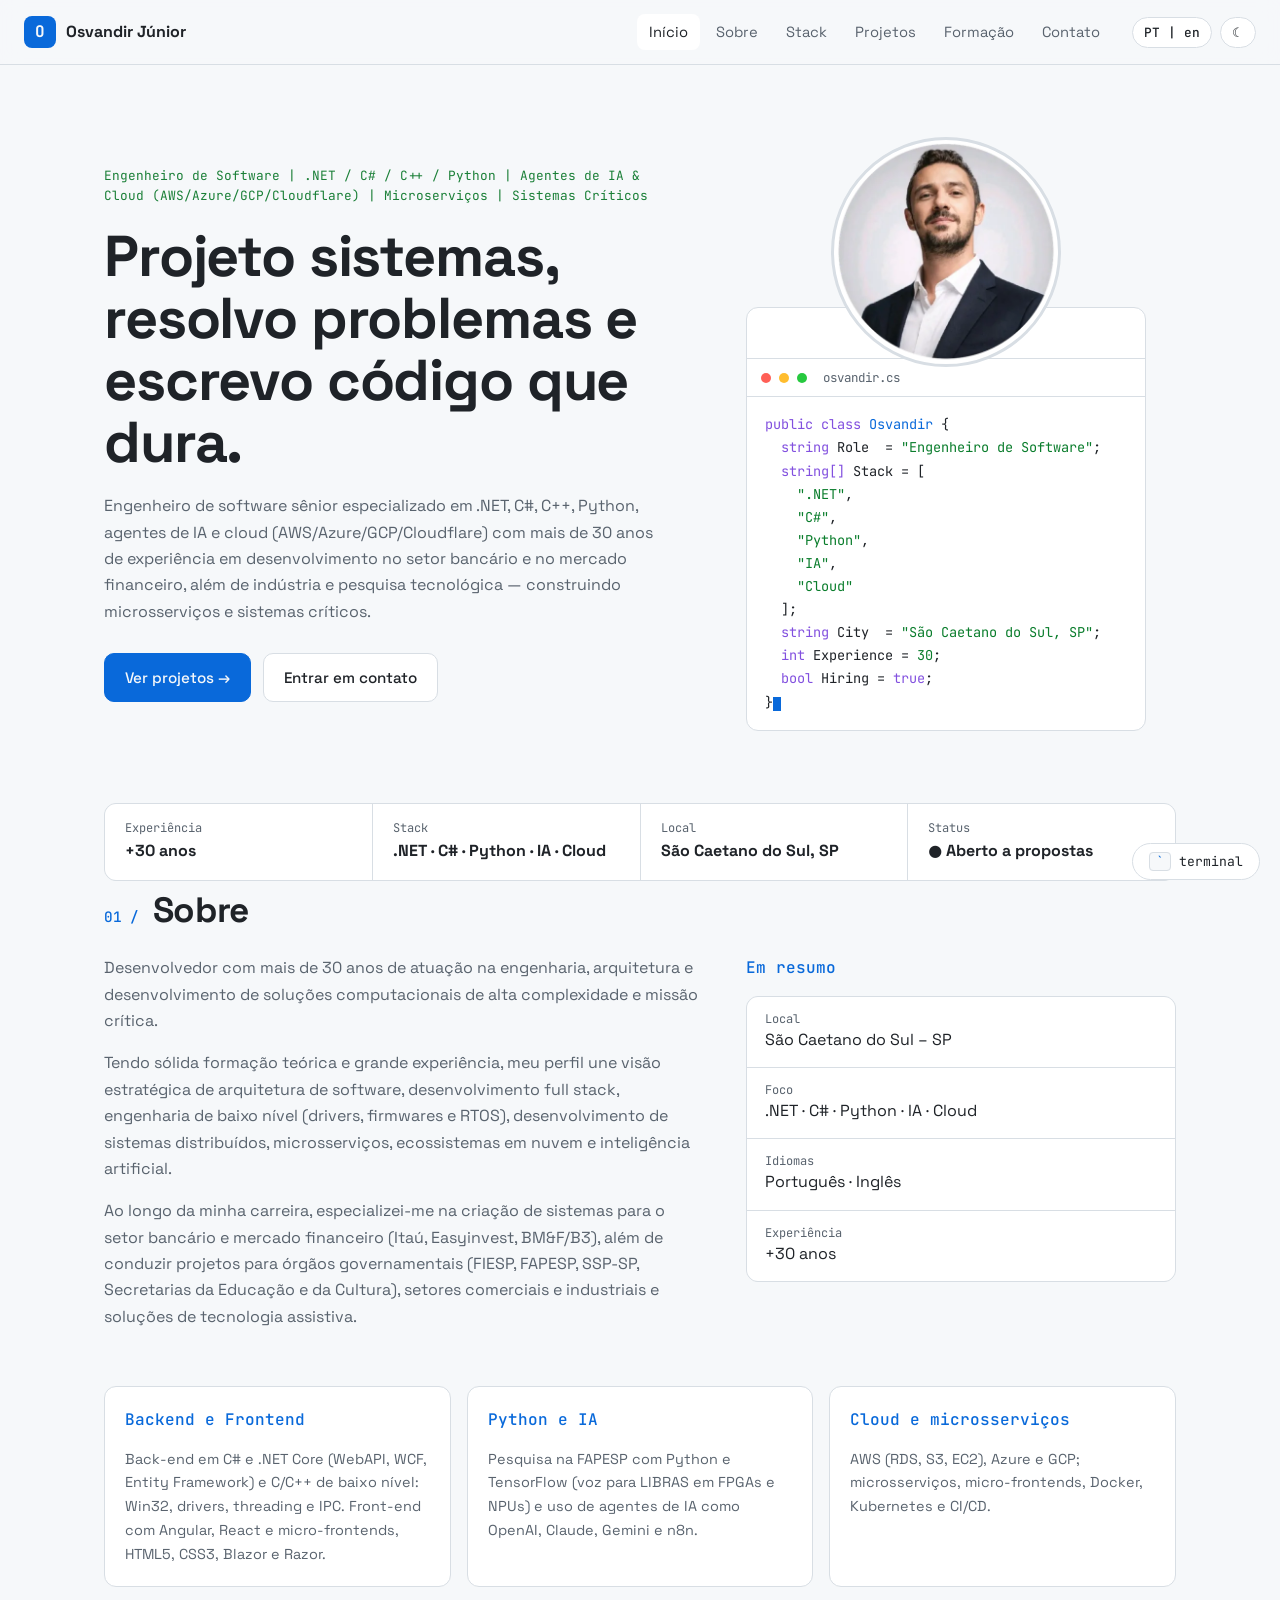
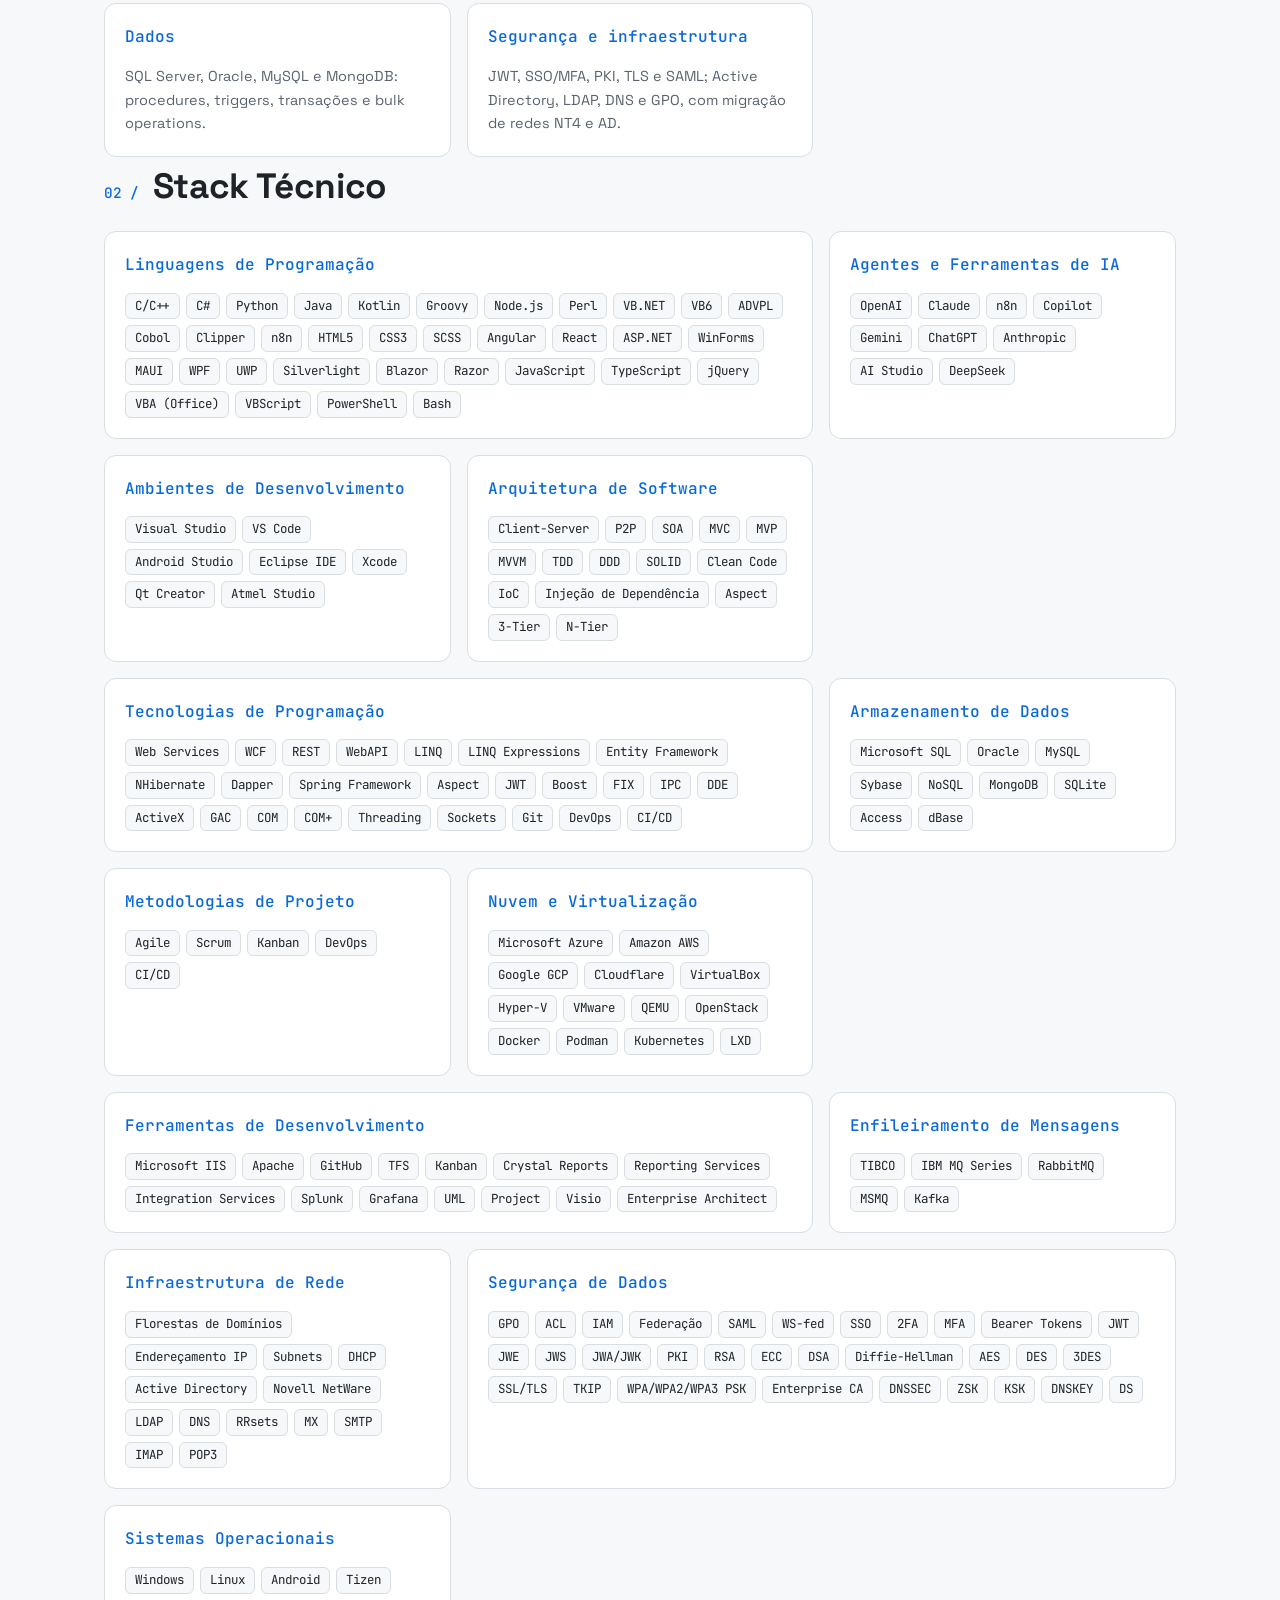
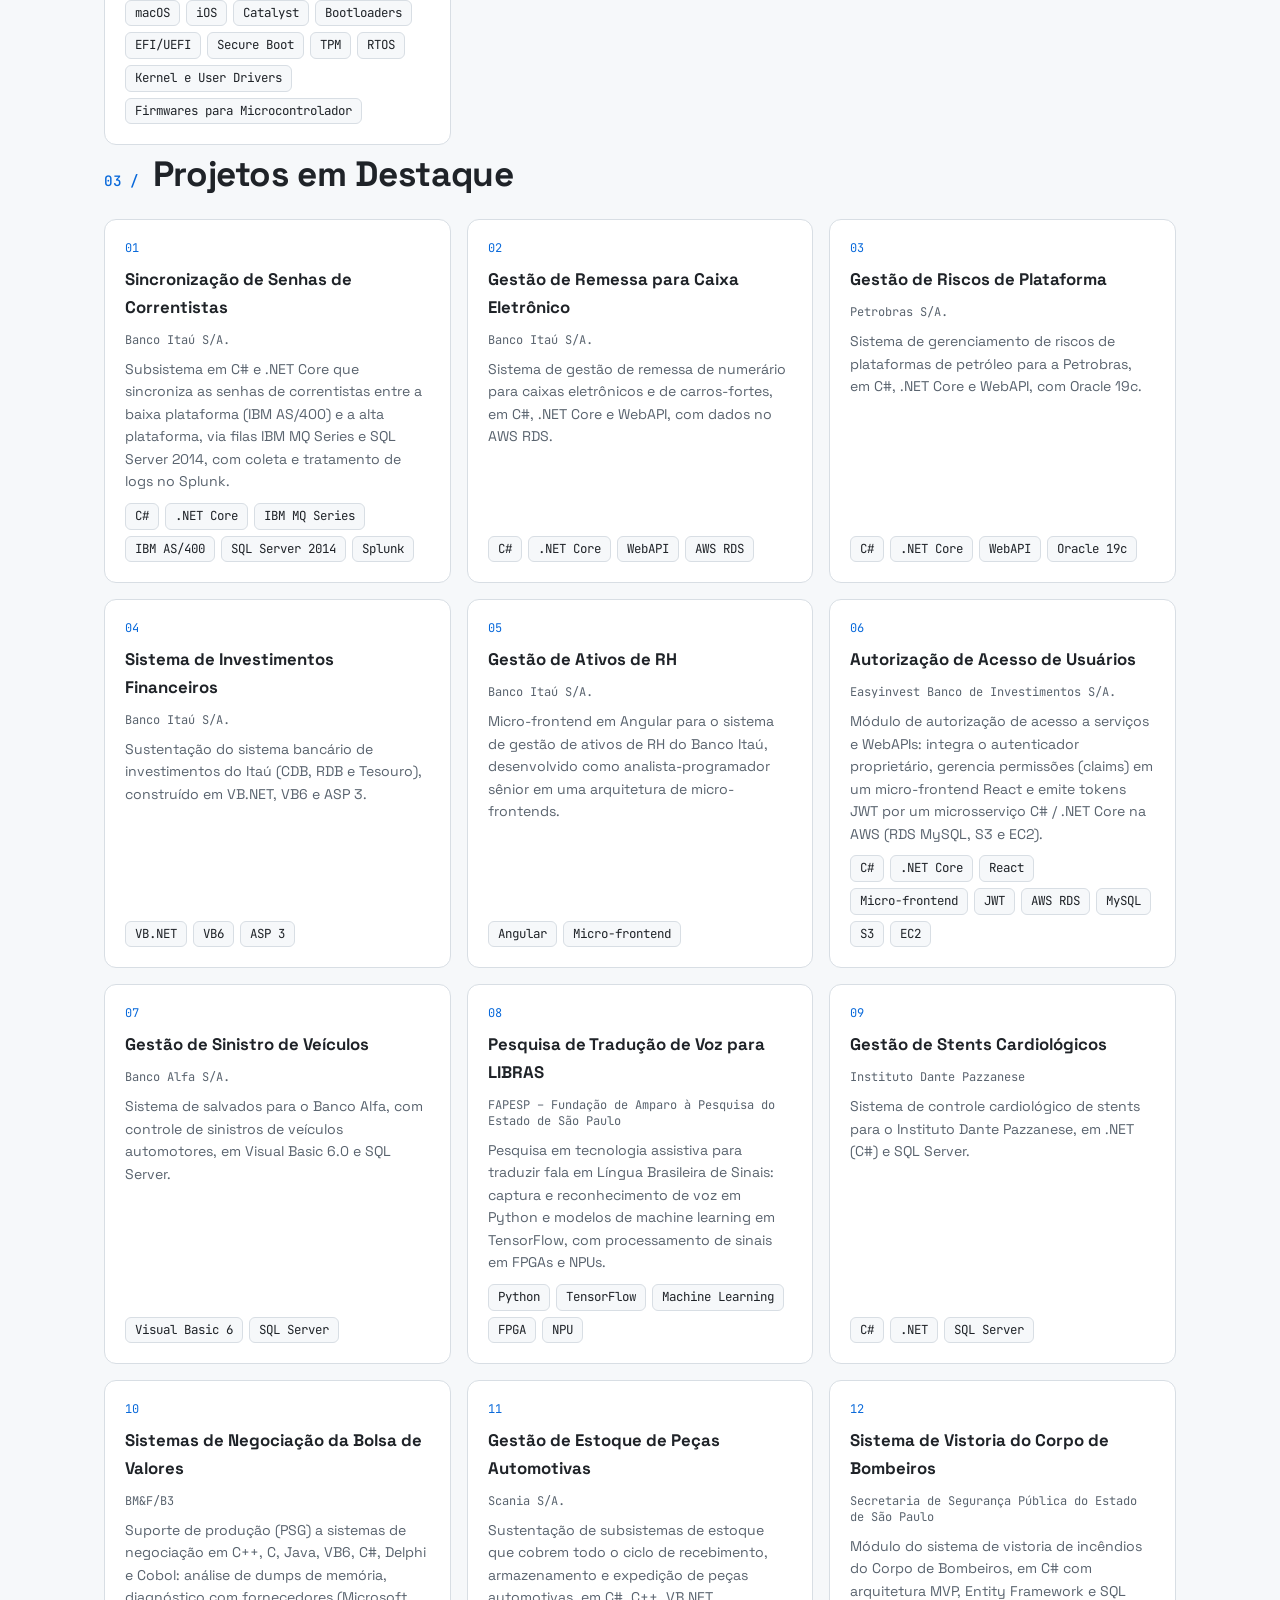
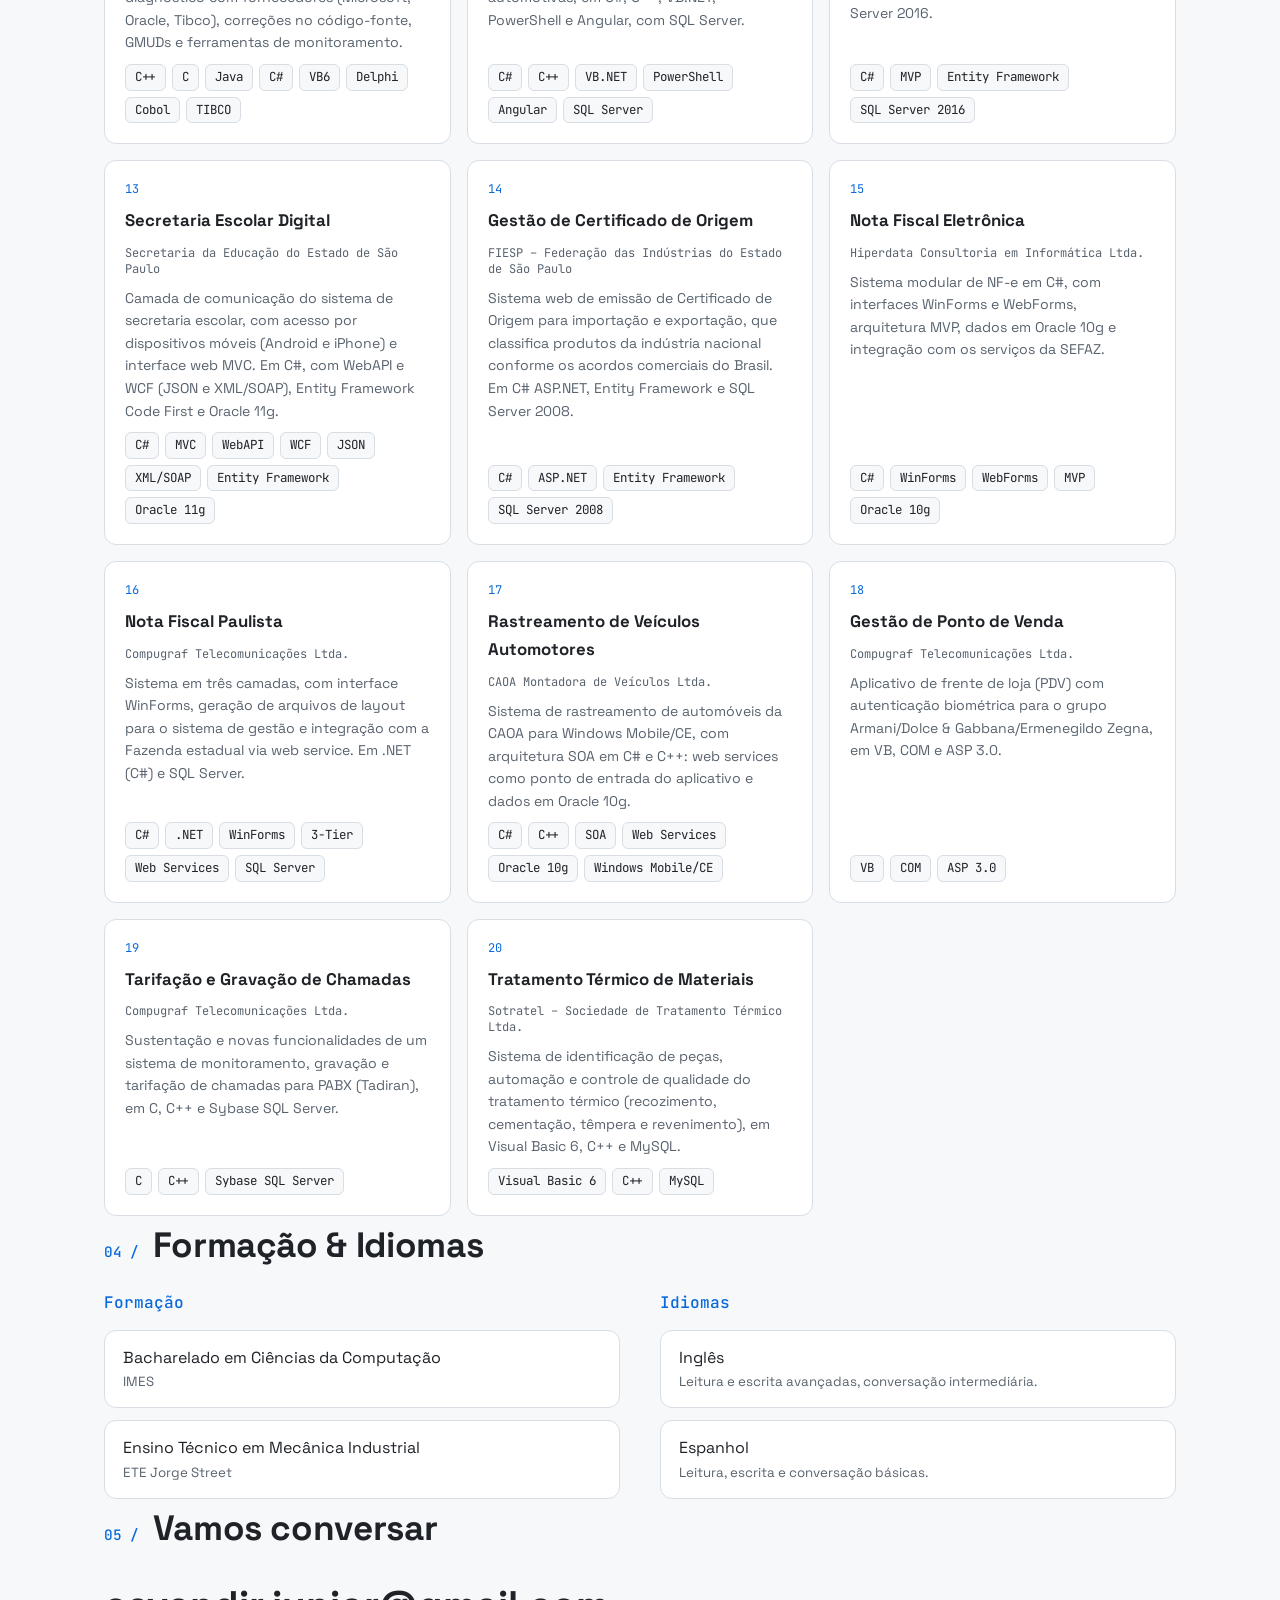
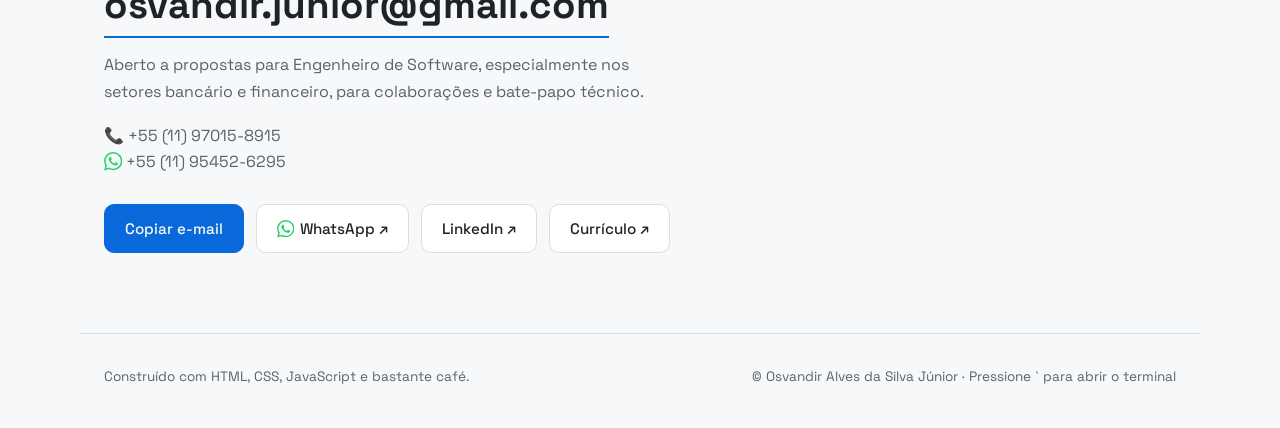
<file: index.html>
<!DOCTYPE html>
<html lang="pt-BR" data-theme="dark">
<head>
  <meta charset="UTF-8">
  <meta name="viewport" content="width=device-width, initial-scale=1">
  <title>Osvandir Júnior – Engenheiro de Software</title>
  <meta name="description" content="Portfólio de Osvandir Alves da Silva Júnior — Engenheiro de Software sênior: .NET, C#, C++, Python, agentes de IA e cloud, com mais de 30 anos de experiência.">
  <meta property="og:type" content="website">
  <meta property="og:locale" content="pt_BR">
  <meta property="og:title" content="Osvandir Júnior – Engenheiro de Software">
  <meta property="og:description" content="Portfólio de Osvandir Alves da Silva Júnior — Engenheiro de Software sênior: .NET, C#, C++, Python, agentes de IA e cloud, com mais de 30 anos de experiência.">
  <meta name="twitter:card" content="summary">
  <meta name="theme-color" content="#0d1117">
  <link rel="icon" href="data:image/svg+xml,%3Csvg xmlns='http://www.w3.org/2000/svg' viewBox='0 0 64 64'%3E%3Crect width='64' height='64' rx='14' fill='%234cc2ff'/%3E%3Ctext x='32' y='44' font-family='monospace' font-size='38' font-weight='700' text-anchor='middle' fill='%230d1117'%3EO%3C/text%3E%3C/svg%3E">
  <link rel="preconnect" href="https://fonts.googleapis.com">
  <link rel="preconnect" href="https://fonts.gstatic.com" crossorigin>
  <link href="https://fonts.googleapis.com/css2?family=Space+Grotesk:wght@400;500;700&family=JetBrains+Mono:wght@400;500&display=swap" rel="stylesheet">
  <link rel="stylesheet" href="style.css">
</head>
<body>
  <header class="nav" id="nav">
    <a class="brand" href="#hero" aria-label="Início"><span class="logo">O</span><span id="brandName">Osvandir Júnior</span></a>
    <nav id="navLinks" class="links" aria-label="Principal"></nav>
    <div class="tools">
      <button id="langBtn" class="pill" type="button" aria-label="Idioma">PT | EN</button>
      <button id="themeBtn" class="pill" type="button" aria-label="Alternar tema">☀</button>
      <button id="menuBtn" class="pill menu-btn" type="button" aria-label="Menu">☰</button>
    </div>
  </header>

  <main>
    <section id="hero" class="hero wrap">
      <div class="hero-text">
        <p class="tag" id="heroTag"></p>
        <h1 id="heroTitle"></h1>
        <p class="lead" id="heroLead"></p>
        <div class="cta">
          <a class="btn primary" href="#work" id="ctaWork"></a>
          <a class="btn" href="#contact" id="ctaContact"></a>
        </div>
      </div>
      <div class="hero-visual">
        <img class="avatar" src="foto.webp" alt="Osvandir Alves da Silva Júnior" width="230" height="230" decoding="async">
        <div class="code" aria-hidden="true">
          <div class="code-bar"><i></i><i></i><i></i><span>osvandir.cs</span></div>
          <pre id="heroCode"></pre>
        </div>
      </div>
      <dl class="stats" id="heroStats"></dl>
    </section>

    <section id="about" class="wrap">
      <h2 class="sec"><small>01 /</small><span id="tAbout"></span></h2>
      <p class="sub" id="sAbout"></p>
      <div class="about-grid">
        <div class="prose" id="aboutText"></div>
        <aside><h3 id="tResumo"></h3><dl class="facts" id="aboutFacts"></dl></aside>
      </div>
      <div class="areas" id="aboutAreas"></div>
    </section>

    <section id="stack" class="wrap">
      <h2 class="sec"><small>02 /</small><span id="tStack"></span></h2>
      <p class="sub" id="sStack"></p>
      <div class="stack-grid" id="stackGrid"></div>
    </section>

    <section id="work" class="wrap">
      <h2 class="sec"><small>03 /</small><span id="tWork"></span></h2>
      <p class="sub" id="sWork"></p>
      <div class="proj-grid" id="projGrid"></div>
    </section>

    <section id="edu" class="wrap">
      <h2 class="sec"><small>04 /</small><span id="tEdu"></span></h2>
      <p class="sub" id="sEdu"></p>
      <div class="edu-grid">
        <div><h3 id="tDegrees"></h3><ul class="plain" id="eduList"></ul></div>
        <div><h3 id="tLangs"></h3><ul class="plain" id="langList"></ul></div>
      </div>
    </section>

    <section id="contact" class="wrap contact">
      <h2 class="sec"><small>05 /</small><span id="tContact"></span></h2>
      <a class="mail" id="mailBig" href="#"></a>
      <p class="lead" id="contactLead"></p>
      <p class="phones" id="phones"></p>
      <div class="cta" id="contactBtns"></div>
    </section>
  </main>

  <footer class="wrap foot">
    <span id="footL"></span>
    <span id="footR"></span>
  </footer>

  <!-- Terminal -->
  <button id="termFab" class="fab" type="button" aria-label="Abrir terminal"><kbd>`</kbd> terminal</button>
  <div id="term" class="term" role="dialog" aria-label="Terminal" hidden>
    <div class="term-bar">
      <span><i></i><i></i><i></i></span>
      <b>osvandir@portfolio ~ %</b>
      <button id="termClose" type="button" aria-label="Fechar terminal">✕</button>
    </div>
    <div id="termOut" class="term-out" aria-live="polite"></div>
    <form id="termForm" class="term-in" autocomplete="off">
      <label for="termInput" id="termPrompt">osvandir@portfolio:~$</label>
      <input id="termInput" type="text" spellcheck="false" autocapitalize="off" autocomplete="off">
    </form>
  </div>

  <script src="script.js"></script>
</body>
</html>
</file>
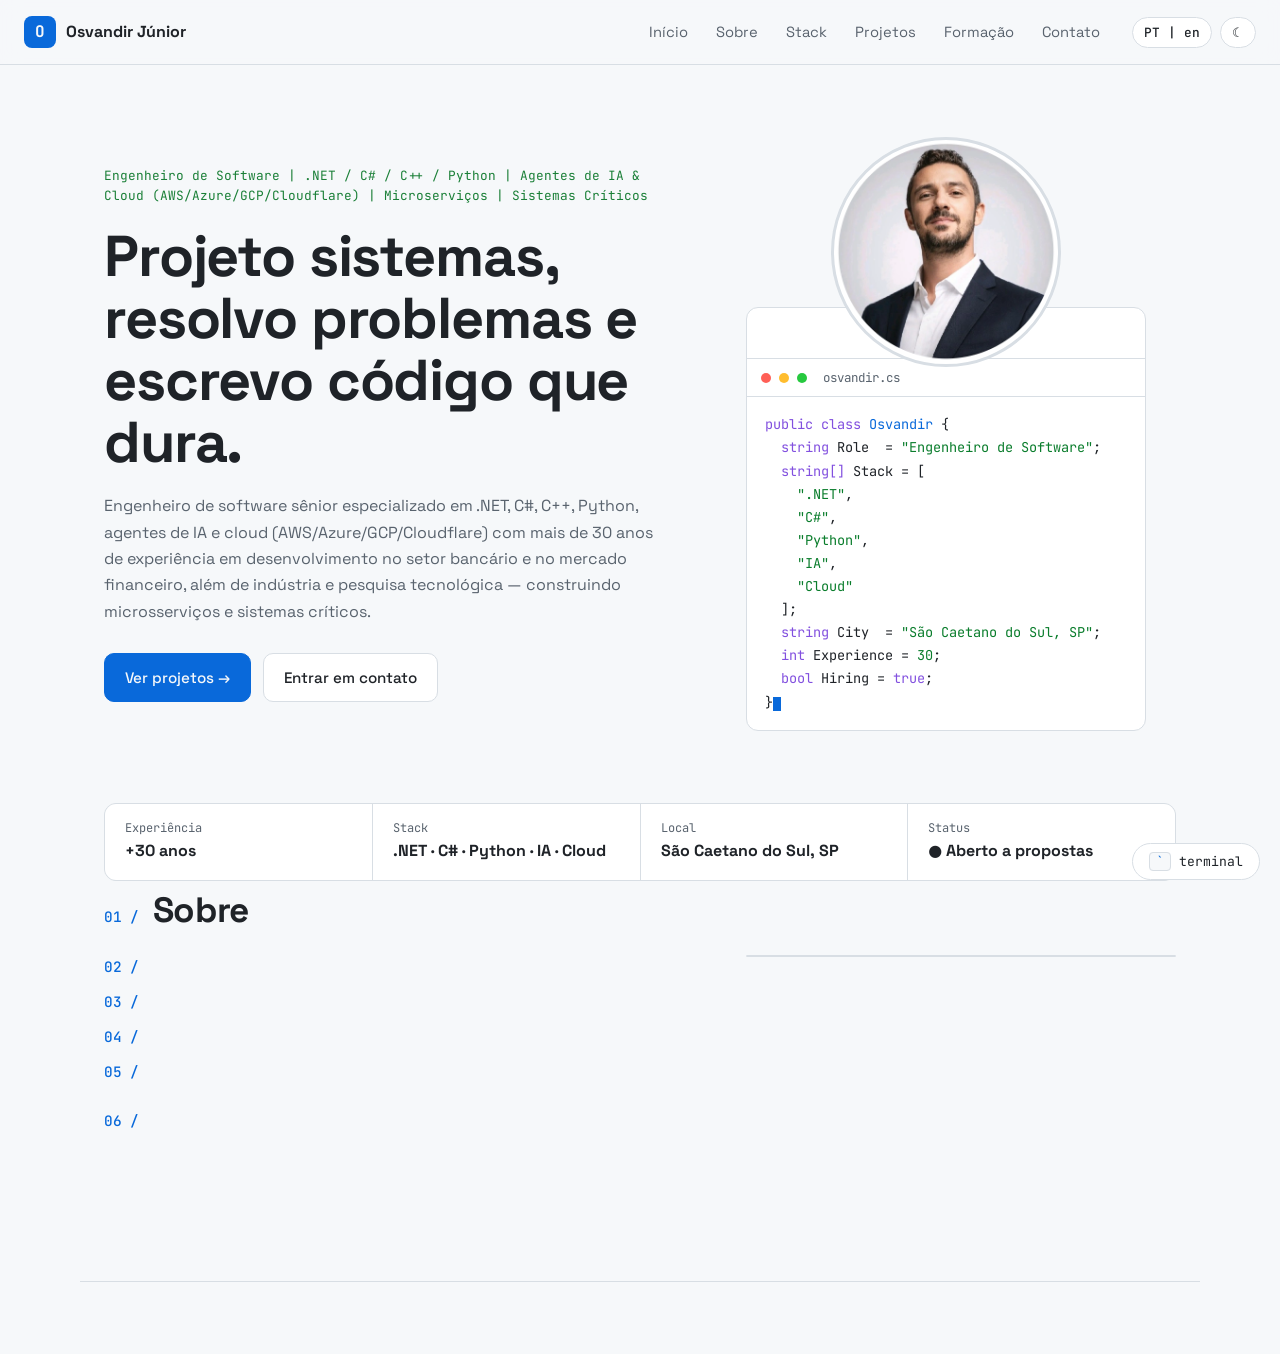
<file: index (1).html>
<!DOCTYPE html>
<html lang="pt-BR" data-theme="dark">
<head>
  <meta charset="UTF-8">
  <meta name="viewport" content="width=device-width, initial-scale=1">
  <title>Osvandir Júnior — Arquiteto de Software</title>
  <meta name="description" content="Portfólio de Osvandir Alves da Silva Júnior — Analista de Sistemas Sênior e Arquiteto de Software.">
  <link rel="preconnect" href="https://fonts.googleapis.com">
  <link rel="preconnect" href="https://fonts.gstatic.com" crossorigin>
  <link href="https://fonts.googleapis.com/css2?family=Space+Grotesk:wght@400;500;700&family=JetBrains+Mono:wght@400;500&display=swap" rel="stylesheet">
  <link rel="stylesheet" href="style.css">
</head>
<body>
  <header class="nav" id="nav">
    <a class="brand" href="#hero" aria-label="Início"><span class="logo">O</span><span id="brandName">Osvandir Júnior</span></a>
    <nav id="navLinks" class="links" aria-label="Principal"></nav>
    <div class="tools">
      <button id="langBtn" class="pill" type="button" aria-label="Idioma">PT | EN</button>
      <button id="themeBtn" class="pill" type="button" aria-label="Alternar tema">☀</button>
      <button id="menuBtn" class="pill menu-btn" type="button" aria-label="Menu">☰</button>
    </div>
  </header>

  <main>
    <section id="hero" class="hero wrap">
      <div class="hero-text">
        <p class="tag" id="heroTag"></p>
        <h1 id="heroTitle"></h1>
        <p class="lead" id="heroLead"></p>
        <div class="cta">
          <a class="btn primary" href="#experience" id="ctaWork"></a>
          <a class="btn" href="#contact" id="ctaContact"></a>
        </div>
      </div>
      <div class="hero-visual">
        <img class="avatar" src="assets/foto.png" alt="Osvandir Alves da Silva Júnior" width="260" height="260">
        <div class="code" aria-hidden="true">
          <div class="code-bar"><i></i><i></i><i></i><span>osvandir.cs</span></div>
          <pre id="heroCode"></pre>
        </div>
      </div>
      <dl class="stats" id="heroStats"></dl>
    </section>

    <section id="about" class="wrap">
      <h2 class="sec"><small>01 /</small><span id="tAbout"></span></h2>
      <div class="about-grid">
        <div class="prose" id="aboutText"></div>
        <dl class="facts" id="aboutFacts"></dl>
      </div>
    </section>

    <section id="stack" class="wrap">
      <h2 class="sec"><small>02 /</small><span id="tStack"></span></h2>
      <div class="stack-grid" id="stackGrid"></div>
    </section>

    <section id="experience" class="wrap">
      <h2 class="sec"><small>03 /</small><span id="tExp"></span></h2>
      <ol class="timeline" id="timeline"></ol>
    </section>

    <section id="summary" class="wrap">
      <h2 class="sec"><small>04 /</small><span id="tSum"></span></h2>
      <div class="prose cols" id="summaryText"></div>
    </section>

    <section id="education" class="wrap">
      <h2 class="sec"><small>05 /</small><span id="tEdu"></span></h2>
      <div class="edu-grid">
        <div><h3 id="tDegrees"></h3><ul class="plain" id="eduList"></ul></div>
        <div><h3 id="tLangs"></h3><ul class="plain" id="langList"></ul></div>
      </div>
    </section>

    <section id="contact" class="wrap contact">
      <h2 class="sec"><small>06 /</small><span id="tContact"></span></h2>
      <a class="mail" id="mailBig" href="#"></a>
      <p class="lead" id="contactLead"></p>
      <div class="cta" id="contactBtns"></div>
    </section>
  </main>

  <footer class="wrap foot">
    <span id="footL"></span>
    <span id="footR"></span>
  </footer>

  <!-- Terminal -->
  <button id="termFab" class="fab" type="button" aria-label="Abrir terminal"><kbd>`</kbd> terminal</button>
  <div id="term" class="term" role="dialog" aria-label="Terminal" hidden>
    <div class="term-bar">
      <span><i></i><i></i><i></i></span>
      <b>osvandir@portfolio ~ %</b>
      <button id="termClose" type="button" aria-label="Fechar terminal">✕</button>
    </div>
    <div id="termOut" class="term-out" aria-live="polite"></div>
    <form id="termForm" class="term-in" autocomplete="off">
      <label for="termInput" id="termPrompt">osvandir@portfolio:~$</label>
      <input id="termInput" type="text" spellcheck="false" autocapitalize="off" autocomplete="off">
    </form>
  </div>

  <script src="script.js"></script>
</body>
</html>
</file>
<file: style.css>
:root{
  --bg:#0d1117;--bg2:#161b22;--line:#262d38;--tx:#e6edf3;--mut:#8b96a5;
  --ac:#4cc2ff;--ac2:#b392f0;--ok:#3fb950;
  --sans:'Space Grotesk',system-ui,sans-serif;--mono:'JetBrains Mono',ui-monospace,Consolas,monospace;
  --r:12px;
}
[data-theme="light"]{
  --bg:#f6f8fa;--bg2:#ffffff;--line:#d8dee4;--tx:#1f2328;--mut:#59636e;
  --ac:#0969da;--ac2:#8250df;--ok:#1a7f37;
}
*{box-sizing:border-box;margin:0;padding:0}
html{scroll-behavior:smooth;scroll-padding-top:40px}
body{background:var(--bg);color:var(--tx);font:16px/1.65 var(--sans);-webkit-font-smoothing:antialiased}
a{color:inherit;text-decoration:none}
img{max-width:100%;display:block}
:focus-visible{outline:2px solid var(--ac);outline-offset:3px;border-radius:4px}
.wrap{max-width:1120px;margin:0 auto;padding:0 24px}
section{padding:128px 0 0}

/* nav */
.nav{position:sticky;top:0;z-index:20;display:flex;align-items:center;gap:20px;padding:14px 24px;
  background:color-mix(in srgb,var(--bg) 88%,transparent);backdrop-filter:blur(10px);border-bottom:1px solid var(--line)}
.brand{display:flex;align-items:center;gap:10px;font-weight:700}
.logo{display:grid;place-items:center;width:32px;height:32px;border-radius:8px;background:var(--ac);color:var(--bg);font-family:var(--mono)}
.links{display:flex;gap:4px;margin-left:auto}
.links a{padding:6px 12px;border-radius:8px;color:var(--mut);font-size:.92rem;transition:color .15s,background .15s}
.links a:hover,.links a.on{color:var(--tx);background:var(--bg2)}
.tools{display:flex;gap:8px}
.pill{font:500 .8rem var(--mono);color:var(--tx);background:var(--bg2);border:1px solid var(--line);padding:6px 11px;border-radius:999px;cursor:pointer}
.pill:hover{border-color:var(--ac)}
.menu-btn{display:none}

/* hero */
.hero{display:grid;grid-template-columns:1.1fr .9fr;gap:48px;align-items:center;padding-top:72px}
.tag{font:.8rem/1.6 var(--mono);color:var(--ok);margin-bottom:18px}

h1{font-size:clamp(2.2rem,5vw,3.6rem);line-height:1.08;letter-spacing:-.02em;margin-bottom:20px}
.lead{color:var(--mut);max-width:56ch}
.cta{display:flex;flex-wrap:wrap;gap:12px;margin-top:28px}
.btn{display:inline-flex;align-items:center;gap:6px;padding:11px 20px;border-radius:10px;border:1px solid var(--line);background:var(--bg2);font-weight:500;cursor:pointer;font-family:inherit;font-size:.95rem;color:var(--tx)}
.btn:hover{border-color:var(--ac)}
.btn.primary{background:var(--ac);border-color:var(--ac);color:var(--bg)}
.hero-visual{position:relative;display:grid;justify-items:center}
.avatar{width:230px;height:230px;border-radius:50%;object-fit:cover;border:3px solid var(--line);background:var(--bg2);position:relative;z-index:1;margin-bottom:-60px}
.code{width:100%;max-width:400px;background:var(--bg2);border:1px solid var(--line);border-radius:var(--r);overflow:hidden;padding-top:50px}
.code-bar{position:absolute;left:0;right:0;bottom:calc(100% - 0px);display:none}
.code-bar{position:static;display:flex;align-items:center;gap:6px;padding:10px 14px;border-top:1px solid var(--line);border-bottom:1px solid var(--line);font:.78rem var(--mono);color:var(--mut)}
.code-bar i,.term-bar i{width:10px;height:10px;border-radius:50%;background:#ff5f56;display:inline-block;margin-right:2px}
.code-bar i:nth-child(2),.term-bar i:nth-child(2){background:#ffbd2e}
.code-bar i:nth-child(3),.term-bar i:nth-child(3){background:#27c93f}
.code-bar span{margin-left:8px}
.code pre{padding:16px 18px;font:.85rem/1.7 var(--mono);color:var(--tx);white-space:pre-wrap}
.k{color:var(--ac2)}.s{color:#7ee787}.t{color:var(--ac)}
[data-theme="light"] .s{color:#0a7d2c}
.caret{display:inline-block;width:8px;height:1em;background:var(--ac);vertical-align:text-bottom;animation:blink 1s steps(2) infinite}
@keyframes blink{50%{opacity:0}}
.stats{grid-column:1/-1;display:grid;grid-template-columns:repeat(4,1fr);gap:1px;background:var(--line);border:1px solid var(--line);border-radius:var(--r);overflow:hidden;margin-top:24px}
.stats div{background:var(--bg2);padding:16px 20px}
.stats dt{font:.75rem var(--mono);color:var(--mut)}
.stats dd{font-weight:700;margin-top:2px}

/* sections */
.sec{display:flex;align-items:baseline;gap:14px;font-size:clamp(1.6rem,3vw,2.2rem);letter-spacing:-.01em;margin-bottom:16px}
.sec small{font:500 .9rem var(--mono);color:var(--ac)}
h3{font-size:1rem;color:var(--ac);font-family:var(--mono);font-weight:500;margin-bottom:14px}
.about-grid{display:grid;grid-template-columns:1.4fr 1fr;gap:40px}
.prose p{color:var(--mut);max-width:70ch;margin-bottom:16px}
.prose h3{margin-top:8px}
.cols{columns:2;column-gap:40px}
.cols p{break-inside:avoid}
.facts{display:grid;gap:1px;background:var(--line);border:1px solid var(--line);border-radius:var(--r);overflow:hidden;align-self:start}
.facts div{background:var(--bg2);padding:14px 18px}
.facts dt{font:.75rem var(--mono);color:var(--mut)}
.facts dd{overflow-wrap:anywhere}
.facts a:hover{color:var(--ac)}

/* stack */
.stack-grid{display:grid;grid-template-columns:repeat(auto-fill,minmax(310px,1fr));gap:16px}
.card{background:var(--bg2);border:1px solid var(--line);border-radius:var(--r);padding:20px}
.chips{display:flex;flex-wrap:wrap;gap:6px}
.chip{font:.78rem var(--mono);padding:3px 9px;border-radius:6px;background:var(--bg);border:1px solid var(--line);color:var(--tx)}
.card p.long{color:var(--mut);font-size:.88rem;line-height:1.6}

/* timeline */
.timeline{list-style:none;position:relative;padding-left:28px;border-left:1px solid var(--line);margin-left:6px}
.timeline li{position:relative;padding-bottom:36px}
.timeline li::before{content:"";position:absolute;left:-34px;top:8px;width:11px;height:11px;border-radius:50%;background:var(--bg);border:2px solid var(--ac)}
.timeline li:first-child::before{background:var(--ac)}
.when{font:.8rem var(--mono);color:var(--mut)}
.timeline h3.role{color:var(--tx);font-family:var(--sans);font-weight:700;font-size:1.15rem;margin:2px 0 0}
.co{color:var(--ac);margin-bottom:6px}
.badge{font:.7rem var(--mono);border:1px solid var(--line);padding:1px 8px;border-radius:999px;color:var(--mut);margin-left:8px;vertical-align:middle}
.timeline ul{margin-left:18px;color:var(--mut);font-size:.92rem;max-width:80ch}
.timeline ul li{padding:0 0 8px}
.timeline ul li::before{display:none}
.more{margin-top:6px}

/* edu / contact / footer */
.edu-grid{display:grid;grid-template-columns:repeat(2,1fr);gap:40px}
.plain{list-style:none;display:grid;gap:12px}
.plain li{background:var(--bg2);border:1px solid var(--line);border-radius:var(--r);padding:14px 18px}
.plain small{display:block;color:var(--mut)}
.contact{text-align:left;padding-bottom:40px}
.mail{display:inline-block;font-size:clamp(1.3rem,4vw,2.4rem);font-weight:700;border-bottom:2px solid var(--ac);overflow-wrap:anywhere}
.contact .lead{margin-top:14px}
.foot{display:flex;justify-content:space-between;gap:16px;flex-wrap:wrap;padding-top:32px;padding-bottom:40px;margin-top:40px;border-top:1px solid var(--line);color:var(--mut);font-size:.85rem}
.toast{position:fixed;left:50%;bottom:24px;transform:translateX(-50%);background:var(--ok);color:#fff;padding:8px 16px;border-radius:8px;font-size:.9rem;z-index:40}

/* terminal */
.fab{position:fixed;right:20px;bottom:20px;z-index:30;background:var(--bg2);color:var(--tx);border:1px solid var(--line);border-radius:999px;padding:9px 16px;font:.82rem var(--mono);cursor:pointer}
.fab:hover{border-color:var(--ac)}
kbd{font:inherit;background:var(--bg);border:1px solid var(--line);border-radius:4px;padding:0 6px;color:var(--ac)}
.term{position:fixed;right:20px;bottom:20px;z-index:50;width:min(720px,calc(100vw - 24px));height:min(480px,70vh);display:flex;flex-direction:column;
  background:#0a0e14;color:#d6deeb;border:1px solid #2b3340;border-radius:var(--r);box-shadow:0 20px 60px rgba(0,0,0,.5);font:.86rem/1.55 var(--mono)}
.term[hidden]{display:none}
.term-bar{display:flex;align-items:center;gap:12px;padding:9px 14px;border-bottom:1px solid #2b3340;color:#8b96a5}
.term-bar b{font-weight:400;flex:1;text-align:center}
.term-bar button{background:none;border:0;color:inherit;cursor:pointer;font-size:1rem}
.term-out{flex:1;overflow-y:auto;padding:14px 16px;white-space:pre-wrap;overflow-wrap:anywhere}
.term-out .ln{min-height:1.55em}
.term-out .cmd{color:#7ee787}
.term-out .hl{color:#4cc2ff}
.term-out .dim{color:#7d8896}
.term-out .err{color:#ff7b72}
.term-out a{color:#4cc2ff;text-decoration:underline}
.term-in{display:flex;gap:8px;padding:10px 16px;border-top:1px solid #2b3340}
.term-in label{color:#7ee787;white-space:nowrap}
.term-in input{flex:1;background:none;border:0;outline:0;color:inherit;font:inherit;min-width:0}

@media (max-width:860px){
  .hero,.about-grid,.edu-grid{grid-template-columns:1fr}
  .cols{columns:1}
  .stats{grid-template-columns:repeat(2,1fr)}
  .menu-btn{display:inline-block}
  .links{display:none;position:absolute;top:100%;left:0;right:0;flex-direction:column;background:var(--bg);border-bottom:1px solid var(--line);padding:10px 24px;margin:0}
  .links.open{display:flex}
  .tools{margin-left:auto}
  .fab kbd{display:none}
  .term{right:12px;bottom:12px}
}
@media (prefers-reduced-motion:reduce){*{animation:none!important;scroll-behavior:auto!important;transition:none!important}}

.sub{font:.9rem var(--mono);color:var(--mut);margin:-4px 0 16px}
.sub:empty{display:none}
.areas{display:grid;grid-template-columns:repeat(auto-fill,minmax(300px,1fr));gap:16px;margin-top:40px}
.areas .card p{color:var(--mut);font-size:.9rem}
.proj-grid{display:grid;grid-template-columns:repeat(auto-fill,minmax(330px,1fr));gap:16px}
.proj{display:flex;flex-direction:column;gap:10px}
.proj .n{font:.75rem var(--mono);color:var(--ac)}
.proj h3{color:var(--tx);font-family:var(--sans);font-weight:700;font-size:1.05rem;margin:0}
.proj .meta{font:.75rem var(--mono);color:var(--mut)}
.proj p{color:var(--mut);font-size:.88rem;line-height:1.6;flex:1}
.phones{margin-top:18px;color:var(--mut)}
.phones a:hover{color:var(--ac)}
.wa{width:1.15em;height:1.15em;fill:#25D366;vertical-align:-.2em;flex:none}
@media (max-width:860px){.edu-grid{grid-template-columns:1fr}}

.chip{white-space:normal;overflow-wrap:anywhere;line-height:1.5}
@media (min-width:900px){.card.wide{grid-column:span 2}}

.chip.grp{border-color:var(--ac);color:var(--ac)}

:root{box-sizing:border-box;padding-top:env(safe-area-inset-top,0px);padding-bottom:env(safe-area-inset-bottom,0px)}
</file>
